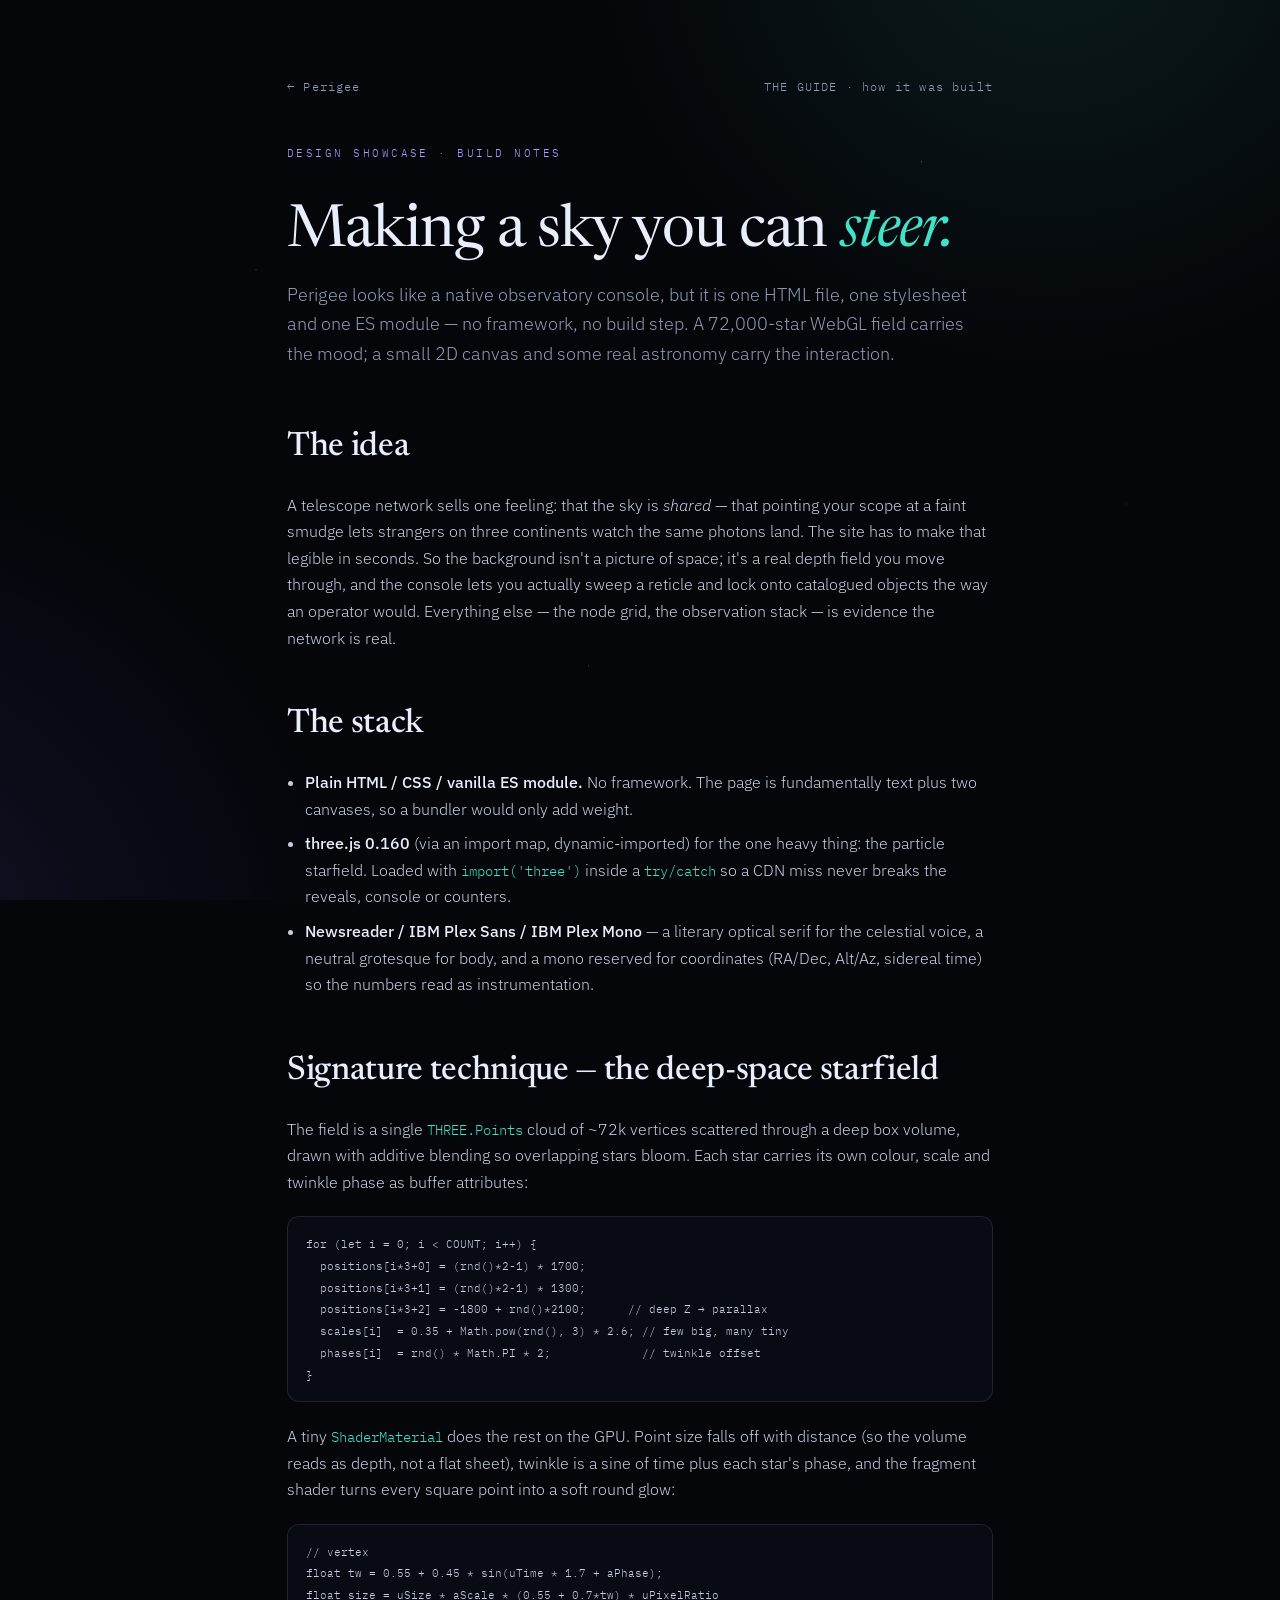
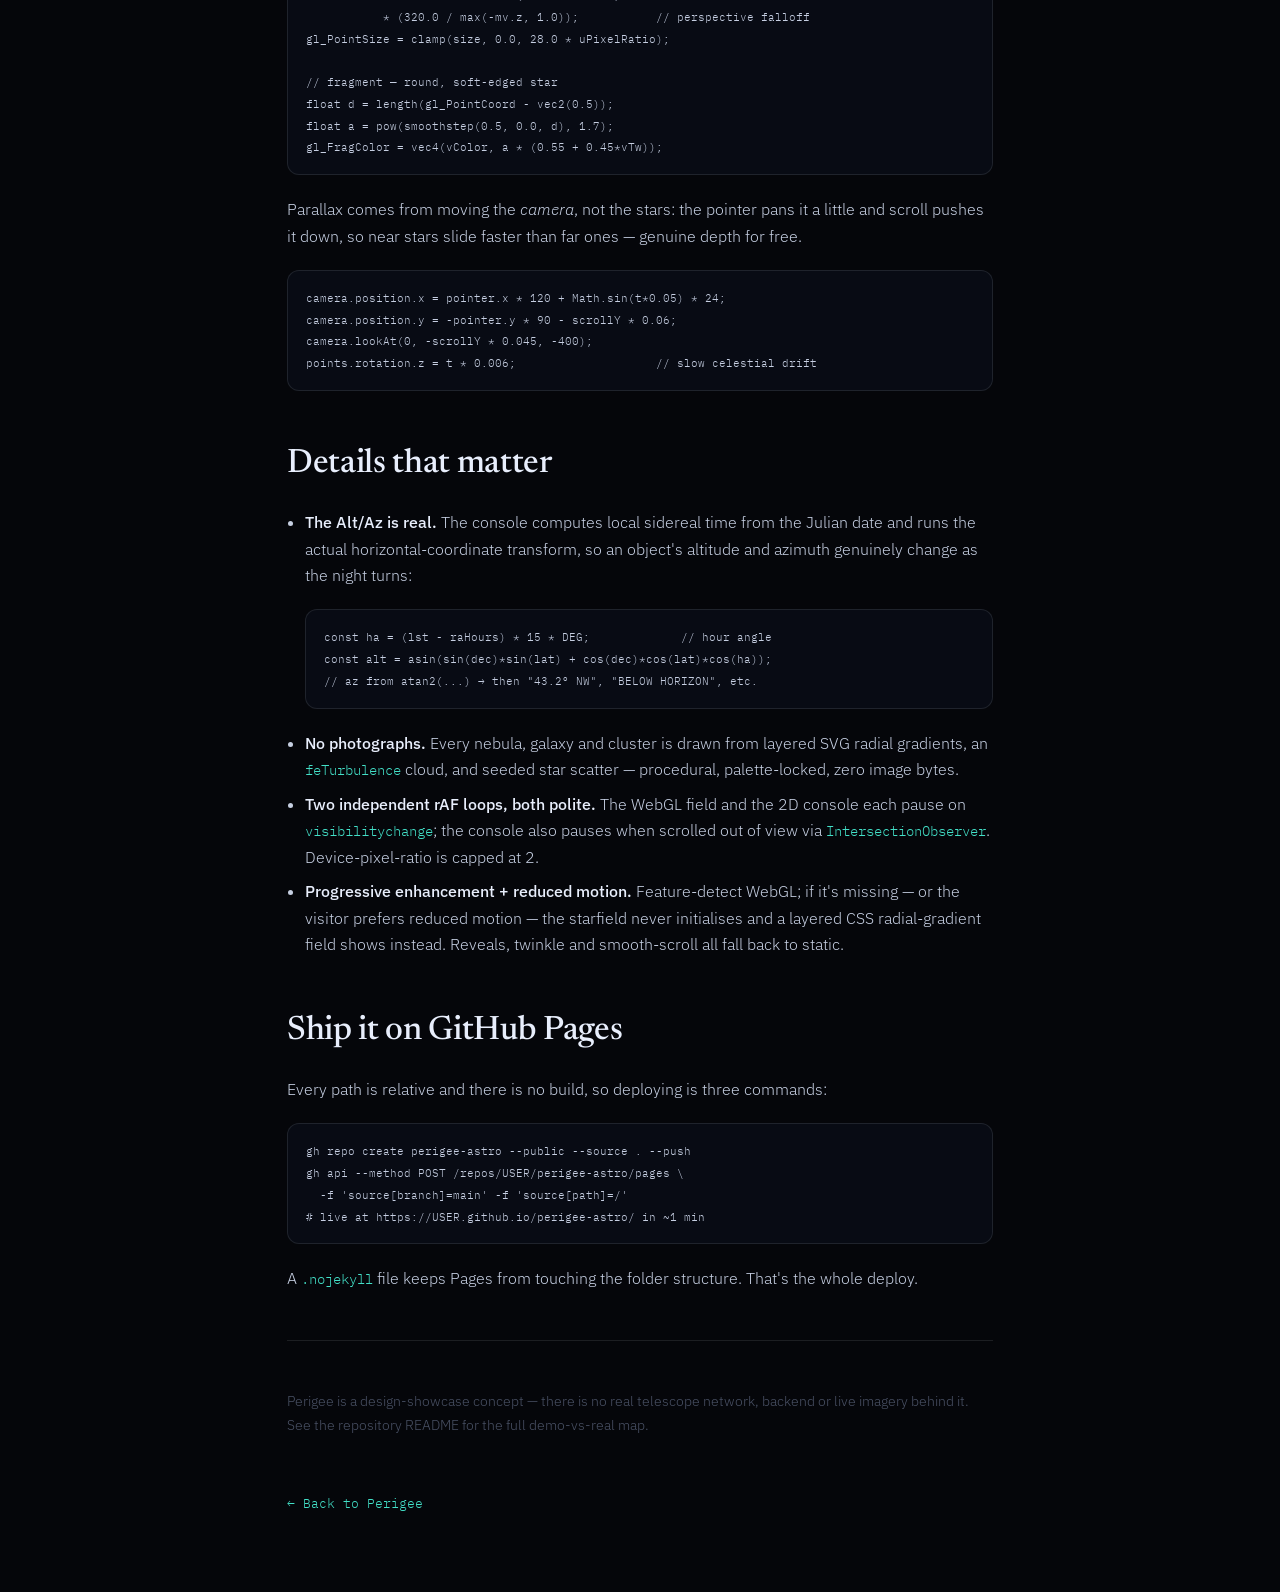
<file: guide/index.html>
<!doctype html>
<html lang="en">
<head>
<meta charset="utf-8" />
<meta name="viewport" content="width=device-width, initial-scale=1" />
<title>How Perigee was built — the guide</title>
<meta name="description" content="A walkthrough of Perigee's signature technique: a 72k-star three.js deep-space starfield with per-star twinkle and depth parallax, plus the interactive sky console and real horizontal-coordinate math." />
<meta name="theme-color" content="#05060a" />
<meta name="color-scheme" content="dark" />
<link rel="preconnect" href="https://fonts.googleapis.com" />
<link rel="preconnect" href="https://fonts.gstatic.com" crossorigin />
<link href="https://fonts.googleapis.com/css2?family=Newsreader:ital,opsz,wght@0,6..72,300;0,6..72,400;0,6..72,500;1,6..72,400&family=IBM+Plex+Sans:wght@300;400;500;600&family=IBM+Plex+Mono:wght@400;500&display=swap" rel="stylesheet" />
<style>
:root{--bg:#05060a;--panel:#0c1120;--ink:#e8eefc;--dim:#8f9bb3;--faint:#4a5266;--teal:#43e0c8;--violet:#a99cff;--line:rgba(232,238,252,.10);--max:770px}
*{box-sizing:border-box;margin:0;padding:0}
body{background:var(--bg);color:var(--ink);font-family:"IBM Plex Sans",system-ui,sans-serif;line-height:1.66;font-weight:300;-webkit-font-smoothing:antialiased}
.bgn{position:fixed;inset:0;z-index:0;pointer-events:none;background:
  radial-gradient(60vmax 60vmax at 82% -10%,rgba(67,224,200,.10),transparent 62%),
  radial-gradient(66vmax 66vmax at -12% 108%,rgba(124,108,255,.12),transparent 62%),
  radial-gradient(1.3px 1.3px at 20% 30%,rgba(232,238,252,.7),transparent 60%),
  radial-gradient(1.2px 1.2px at 72% 18%,rgba(232,238,252,.6),transparent 60%),
  radial-gradient(1.4px 1.4px at 46% 74%,rgba(67,224,200,.6),transparent 60%),
  radial-gradient(1px 1px at 88% 56%,rgba(180,170,255,.6),transparent 60%)}
a{color:var(--teal);text-decoration:none}a:hover{text-decoration:underline}
.wrap{position:relative;z-index:1;max-width:var(--max);margin:0 auto;padding:clamp(28px,6vw,80px) clamp(18px,5vw,32px)}
.top{display:flex;justify-content:space-between;align-items:center;margin-bottom:3rem;font-family:"IBM Plex Mono",monospace;font-size:.74rem;letter-spacing:.1em;color:var(--dim)}
.top a{color:var(--dim)}.top a:hover{color:var(--teal)}
h1{font-family:"Newsreader",serif;font-weight:400;font-size:clamp(2.2rem,6vw,3.7rem);line-height:1.05;margin-bottom:.6rem;letter-spacing:-.015em}
h1 em{color:var(--teal);font-style:italic}
.sub{color:var(--dim);font-size:1.12rem;margin-bottom:3.2rem}
h2{font-family:"Newsreader",serif;font-weight:500;font-size:clamp(1.5rem,3.6vw,2.1rem);margin:2.9rem 0 1rem;letter-spacing:-.01em}
.ey{font-family:"IBM Plex Mono",monospace;font-size:.7rem;letter-spacing:.22em;text-transform:uppercase;color:var(--violet);display:block;margin-bottom:2.4rem}
p{color:#c6cfe2;margin:1rem 0}
strong{color:var(--ink);font-weight:500}
ul{margin:1rem 0 1rem 1.1rem;color:#c6cfe2}li{margin:.5rem 0}
pre{background:#080b14;border:1px solid var(--line);border-radius:12px;padding:16px 18px;overflow-x:auto;margin:1.3rem 0;font-family:"IBM Plex Mono",monospace;font-size:.8rem;line-height:1.7;color:#c6cfe2}
code{font-family:"IBM Plex Mono",monospace;font-size:.86em;color:var(--teal)}
pre code{color:inherit}
.rule{height:1px;background:var(--line);margin:3rem 0;border:0}
.back{display:inline-block;margin-top:2.5rem;font-family:"IBM Plex Mono",monospace;font-size:.8rem}
.note{color:var(--faint);font-size:.9rem}
</style>
</head>
<body>
<div class="bgn" aria-hidden="true"></div>
<div class="wrap">
  <div class="top">
    <a href="../">← Perigee</a>
    <span>THE GUIDE · how it was built</span>
  </div>

  <span class="ey">Design showcase · build notes</span>
  <h1>Making a sky you can <em>steer.</em></h1>
  <p class="sub">Perigee looks like a native observatory console, but it is one HTML file, one stylesheet
    and one ES module — no framework, no build step. A 72,000-star WebGL field carries the mood; a small
    2D canvas and some real astronomy carry the interaction.</p>

  <h2>The idea</h2>
  <p>A telescope network sells one feeling: that the sky is <em>shared</em> — that pointing your scope at a
    faint smudge lets strangers on three continents watch the same photons land. The site has to make that
    legible in seconds. So the background isn't a picture of space; it's a real depth field you move through,
    and the console lets you actually sweep a reticle and lock onto catalogued objects the way an operator
    would. Everything else — the node grid, the observation stack — is evidence the network is real.</p>

  <h2>The stack</h2>
  <ul>
    <li><strong>Plain HTML / CSS / vanilla ES module.</strong> No framework. The page is fundamentally text
      plus two canvases, so a bundler would only add weight.</li>
    <li><strong>three.js 0.160</strong> (via an import map, dynamic-imported) for the one heavy thing: the
      particle starfield. Loaded with <code>import('three')</code> inside a <code>try/catch</code> so a CDN
      miss never breaks the reveals, console or counters.</li>
    <li><strong>Newsreader / IBM&nbsp;Plex&nbsp;Sans / IBM&nbsp;Plex&nbsp;Mono</strong> — a literary optical
      serif for the celestial voice, a neutral grotesque for body, and a mono reserved for coordinates
      (RA/Dec, Alt/Az, sidereal time) so the numbers read as instrumentation.</li>
  </ul>

  <h2>Signature technique — the deep-space starfield</h2>
  <p>The field is a single <code>THREE.Points</code> cloud of ~72k vertices scattered through a deep box
    volume, drawn with additive blending so overlapping stars bloom. Each star carries its own colour, scale
    and twinkle phase as buffer attributes:</p>
  <pre><code>for (let i = 0; i &lt; COUNT; i++) {
  positions[i*3+0] = (rnd()*2-1) * 1700;
  positions[i*3+1] = (rnd()*2-1) * 1300;
  positions[i*3+2] = -1800 + rnd()*2100;      // deep Z → parallax
  scales[i]  = 0.35 + Math.pow(rnd(), 3) * 2.6; // few big, many tiny
  phases[i]  = rnd() * Math.PI * 2;             // twinkle offset
}</code></pre>
  <p>A tiny <code>ShaderMaterial</code> does the rest on the GPU. Point size falls off with distance (so the
    volume reads as depth, not a flat sheet), twinkle is a sine of time plus each star's phase, and the
    fragment shader turns every square point into a soft round glow:</p>
  <pre><code>// vertex
float tw = 0.55 + 0.45 * sin(uTime * 1.7 + aPhase);
float size = uSize * aScale * (0.55 + 0.7*tw) * uPixelRatio
           * (320.0 / max(-mv.z, 1.0));           // perspective falloff
gl_PointSize = clamp(size, 0.0, 28.0 * uPixelRatio);

// fragment — round, soft-edged star
float d = length(gl_PointCoord - vec2(0.5));
float a = pow(smoothstep(0.5, 0.0, d), 1.7);
gl_FragColor = vec4(vColor, a * (0.55 + 0.45*vTw));</code></pre>
  <p>Parallax comes from moving the <em>camera</em>, not the stars: the pointer pans it a little and scroll
    pushes it down, so near stars slide faster than far ones — genuine depth for free.</p>
  <pre><code>camera.position.x = pointer.x * 120 + Math.sin(t*0.05) * 24;
camera.position.y = -pointer.y * 90 - scrollY * 0.06;
camera.lookAt(0, -scrollY * 0.045, -400);
points.rotation.z = t * 0.006;                    // slow celestial drift</code></pre>

  <h2>Details that matter</h2>
  <ul>
    <li><strong>The Alt/Az is real.</strong> The console computes local sidereal time from the Julian date and
      runs the actual horizontal-coordinate transform, so an object's altitude and azimuth genuinely change as
      the night turns:
      <pre><code>const ha = (lst - raHours) * 15 * DEG;             // hour angle
const alt = asin(sin(dec)*sin(lat) + cos(dec)*cos(lat)*cos(ha));
// az from atan2(...) → then "43.2° NW", "BELOW HORIZON", etc.</code></pre></li>
    <li><strong>No photographs.</strong> Every nebula, galaxy and cluster is drawn from layered SVG radial
      gradients, an <code>feTurbulence</code> cloud, and seeded star scatter — procedural, palette-locked, zero image bytes.</li>
    <li><strong>Two independent rAF loops, both polite.</strong> The WebGL field and the 2D console each pause
      on <code>visibilitychange</code>; the console also pauses when scrolled out of view via
      <code>IntersectionObserver</code>. Device-pixel-ratio is capped at 2.</li>
    <li><strong>Progressive enhancement + reduced motion.</strong> Feature-detect WebGL; if it's missing —
      or the visitor prefers reduced motion — the starfield never initialises and a layered CSS radial-gradient
      field shows instead. Reveals, twinkle and smooth-scroll all fall back to static.</li>
  </ul>

  <h2>Ship it on GitHub Pages</h2>
  <p>Every path is relative and there is no build, so deploying is three commands:</p>
  <pre><code>gh repo create perigee-astro --public --source . --push
gh api --method POST /repos/USER/perigee-astro/pages \
  -f 'source[branch]=main' -f 'source[path]=/'
# live at https://USER.github.io/perigee-astro/ in ~1 min</code></pre>
  <p>A <code>.nojekyll</code> file keeps Pages from touching the folder structure. That's the whole deploy.</p>

  <hr class="rule" />
  <p class="note">Perigee is a design-showcase concept — there is no real telescope network, backend or live
    imagery behind it. See the repository README for the full demo-vs-real map.</p>
  <a class="back" href="../">← Back to Perigee</a>
</div>
</body>
</html>
</file>
